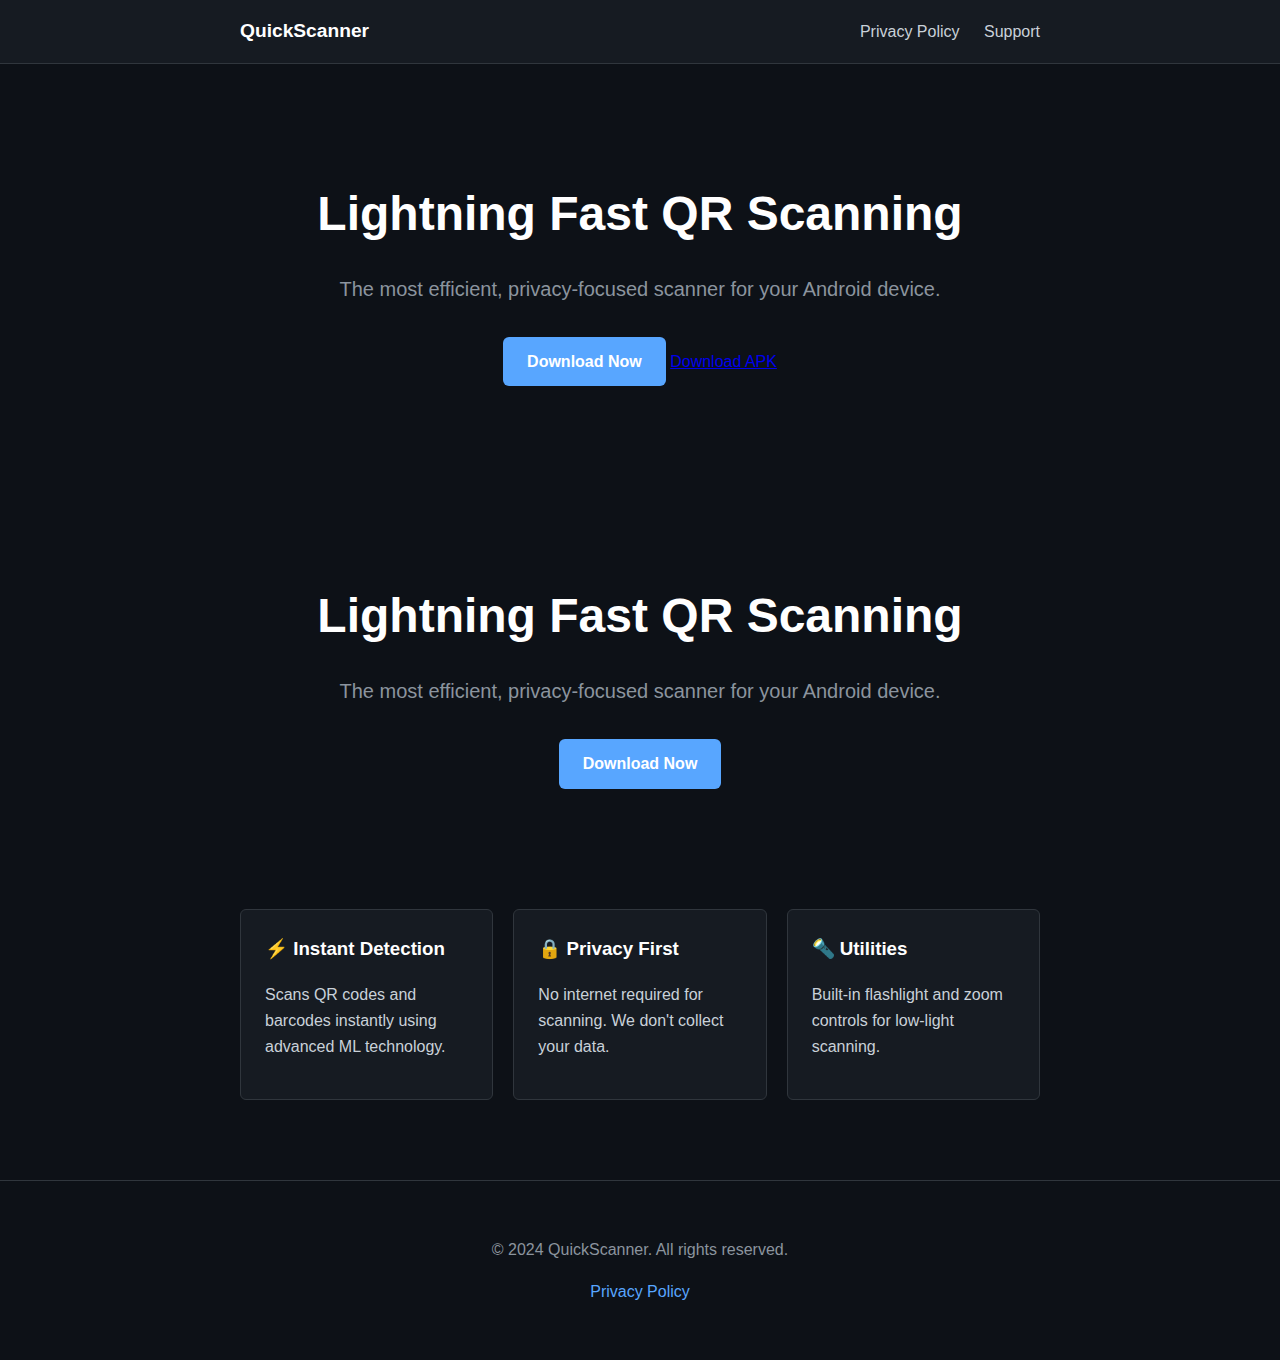
<file: docs/index.html>
<!DOCTYPE html>
<html lang="en">

<head>
    <meta charset="UTF-8">
    <meta name="viewport" content="width=device-width, initial-scale=1.0">
    <title>QuickScanner - Fast & Private QR Code Scanner</title>
    <link rel="stylesheet" href="style.css">
</head>

<body>
    <header>
        <div class="container">
            <nav>
                <a href="#" class="logo">QuickScanner</a>
                <div class="nav-links">
                    <a href="privacy-policy.html">Privacy Policy</a>
                    <a href="mailto:work8abhishek@gmail.com">Support</a>
                </div>
            </nav>
        </div>
    </header>

    <main>
        <section class="hero">
            <div class="container">
                <h1>Lightning Fast QR Scanning</h1>
                <p class="tagline">The most efficient, privacy-focused scanner for your Android device.</p>
                <div class="download-options">
                    <a href="#" class="cta-button">Download Now</a>
                    <a href="build/app/outputs/flutter-apk/app-arm64-v8a-release.apk" class="apk-link">Download APK</a>
                </div>
            </div>
        </section>
        </header>

        <main>
            <section class="hero">
                <div class="container">
                    <h1>Lightning Fast QR Scanning</h1>
                    <p class="tagline">The most efficient, privacy-focused scanner for your Android device.</p>
                    <a href="#" class="cta-button">Download Now</a>
                </div>
            </section>

            <section class="container features">
                <div class="feature-card">
                    <h3>⚡ Instant Detection</h3>
                    <p>Scans QR codes and barcodes instantly using advanced ML technology.</p>
                </div>
                <div class="feature-card">
                    <h3>🔒 Privacy First</h3>
                    <p>No internet required for scanning. We don't collect your data.</p>
                </div>
                <div class="feature-card">
                    <h3>🔦 Utilities</h3>
                    <p>Built-in flashlight and zoom controls for low-light scanning.</p>
                </div>
            </section>
        </main>

        <footer>
            <div class="container">
                <p>&copy; 2024 QuickScanner. All rights reserved.</p>
                <p><a href="privacy-policy.html">Privacy Policy</a></p>
            </div>
        </footer>
</body>

</html>
</file>
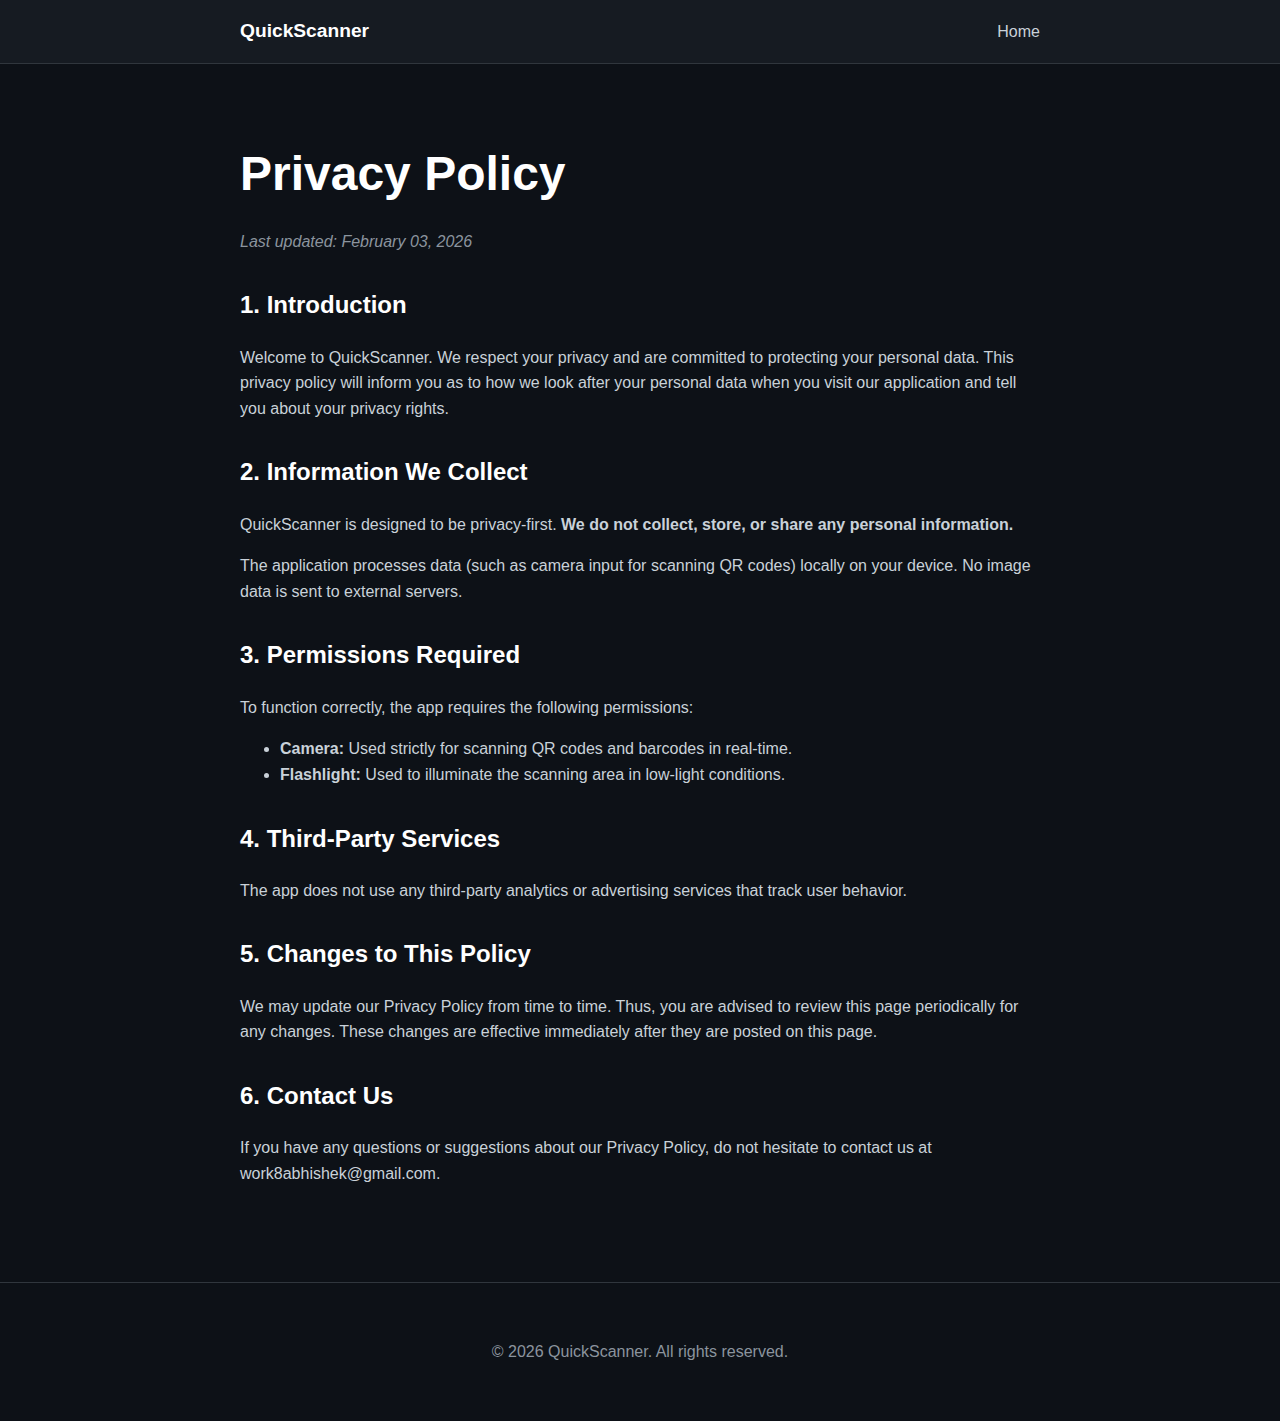
<file: docs/privacy-policy.html>
<!DOCTYPE html>
<html lang="en">

<head>
    <meta charset="UTF-8">
    <meta name="viewport" content="width=device-width, initial-scale=1.0">
    <title>Privacy Policy - QuickScanner</title>
    <link rel="stylesheet" href="style.css">
</head>

<body>
    <header>
        <div class="container">
            <nav>
                <a href="index.html" class="logo">QuickScanner</a>
                <div class="nav-links">
                    <a href="index.html">Home</a>
                </div>
            </nav>
        </div>
    </header>

    <main class="container">
        <div class="policy-content">
            <h1>Privacy Policy</h1>
            <p class="last-updated">Last updated: February 03, 2026</p>

            <section>
                <h2>1. Introduction</h2>
                <p>Welcome to QuickScanner. We respect your privacy and are committed to protecting your personal data.
                    This privacy policy will inform you as to how we look after your personal data when you visit our
                    application and tell you about your privacy rights.</p>
            </section>

            <section>
                <h2>2. Information We Collect</h2>
                <p>QuickScanner is designed to be privacy-first. <strong>We do not collect, store, or share any personal
                        information.</strong></p>
                <p>The application processes data (such as camera input for scanning QR codes) locally on your device.
                    No image data is sent to external servers.</p>
            </section>

            <section>
                <h2>3. Permissions Required</h2>
                <p>To function correctly, the app requires the following permissions:</p>
                <ul>
                    <li><strong>Camera:</strong> Used strictly for scanning QR codes and barcodes in real-time.</li>
                    <li><strong>Flashlight:</strong> Used to illuminate the scanning area in low-light conditions.</li>
                </ul>
            </section>

            <section>
                <h2>4. Third-Party Services</h2>
                <p>The app does not use any third-party analytics or advertising services that track user behavior.</p>
            </section>

            <section>
                <h2>5. Changes to This Policy</h2>
                <p>We may update our Privacy Policy from time to time. Thus, you are advised to review this page
                    periodically for any changes. These changes are effective immediately after they are posted on this
                    page.</p>
            </section>

            <section>
                <h2>6. Contact Us</h2>
                <p>If you have any questions or suggestions about our Privacy Policy, do not hesitate to contact us at
                    work8abhishek@gmail.com.</p>
            </section>
        </div>
    </main>

    <footer>
        <div class="container">
            <p>&copy; 2026 QuickScanner. All rights reserved.</p>
        </div>
    </footer>
</body>

</html>
</file>
<file: docs/style.css>
:root {
    --bg-color: #0d1117;
    --text-color: #c9d1d9;
    --accent-color: #58a6ff;
    --card-bg: #161b22;
    --border-color: #30363d;
    --font-family: -apple-system, BlinkMacSystemFont, "Segoe UI", Helvetica, Arial, sans-serif;
}

body {
    background-color: var(--bg-color);
    color: var(--text-color);
    font-family: var(--font-family);
    margin: 0;
    line-height: 1.6;
}

header {
    background-color: var(--card-bg);
    border-bottom: 1px solid var(--border-color);
    padding: 1rem 0;
    position: sticky;
    top: 0;
    z-index: 100;
}

.container {
    max-width: 800px;
    margin: 0 auto;
    padding: 0 20px;
}

nav {
    display: flex;
    justify-content: space-between;
    align-items: center;
}

.logo {
    font-weight: bold;
    font-size: 1.2rem;
    color: #fff;
    text-decoration: none;
}

.nav-links a {
    color: var(--text-color);
    text-decoration: none;
    margin-left: 20px;
    transition: color 0.2s;
}

.nav-links a:hover {
    color: var(--accent-color);
}

.hero {
    text-align: center;
    padding: 80px 20px;
}

h1 {
    color: #fff;
    font-size: 3rem;
    margin-bottom: 1rem;
}

h2 {
    color: #fff;
    margin-top: 2rem;
}

.tagline {
    font-size: 1.25rem;
    color: #8b949e;
    margin-bottom: 2rem;
}

.cta-button {
    display: inline-block;
    background-color: var(--accent-color);
    color: #fff;
    padding: 12px 24px;
    border-radius: 6px;
    text-decoration: none;
    font-weight: bold;
    transition: background-color 0.2s;
}

.cta-button:hover {
    background-color: #1f6feb;
}

.features {
    display: grid;
    grid-template-columns: repeat(auto-fit, minmax(250px, 1fr));
    gap: 20px;
    padding: 40px 0;
}

.feature-card {
    background-color: var(--card-bg);
    padding: 24px;
    border: 1px solid var(--border-color);
    border-radius: 6px;
}

.feature-card h3 {
    margin-top: 0;
    color: #fff;
}

footer {
    text-align: center;
    padding: 40px 0;
    margin-top: 40px;
    border-top: 1px solid var(--border-color);
    color: #8b949e;
}

footer a {
    color: var(--accent-color);
    text-decoration: none;
}

/* Privacy Policy Specifics */
.policy-content {
    padding: 40px 0;
}

.last-updated {
    color: #8b949e;
    font-style: italic;
    margin-bottom: 2rem;
}
</file>
